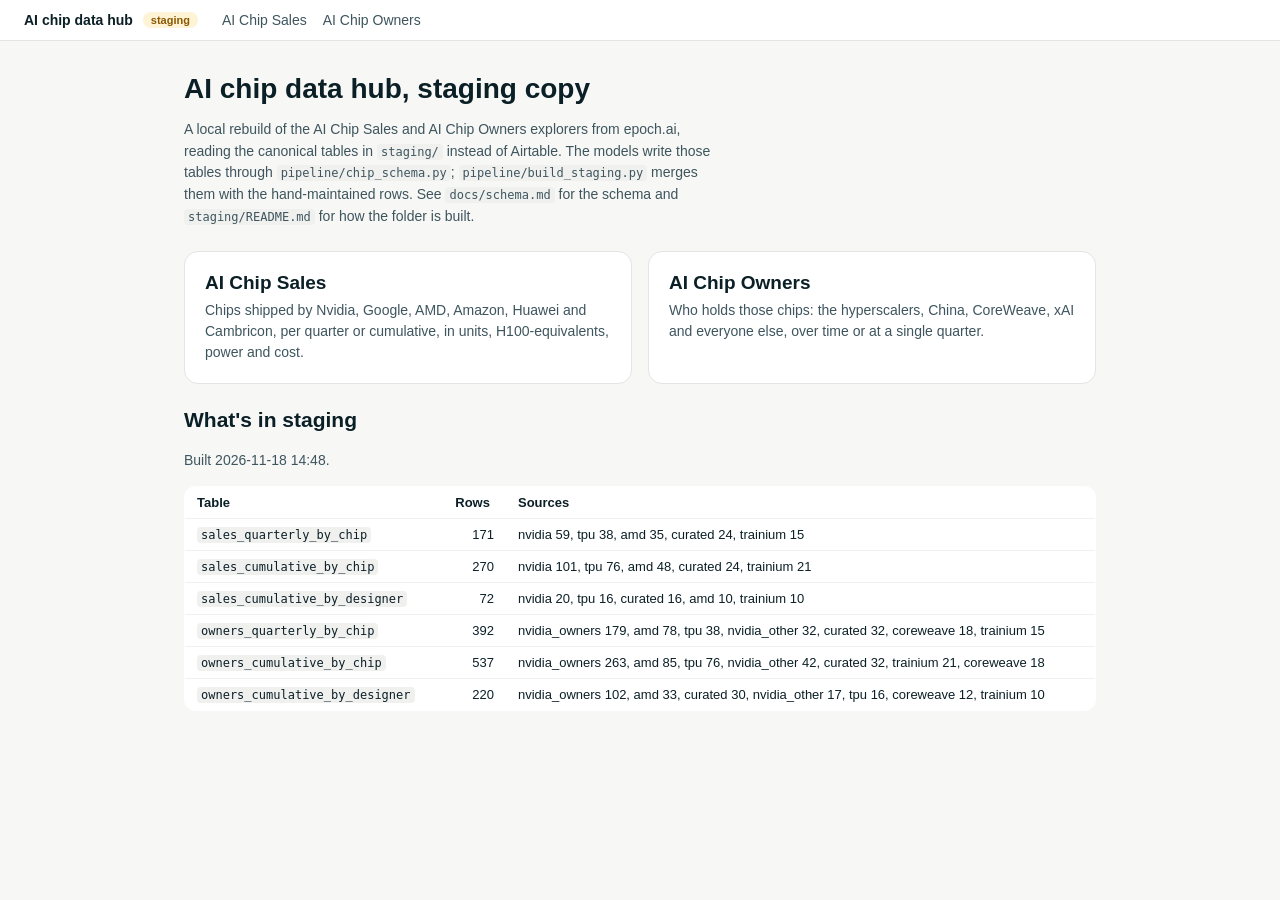
<file: hub/index.html>
<!doctype html>
<html lang="en">
<head>
<meta charset="utf-8">
<meta name="viewport" content="width=device-width, initial-scale=1">
<title>AI Chip Data Hub (staging)</title>
<link rel="stylesheet" href="hub.css">
</head>
<body>
<header class="site">
  <a class="brand" href="index.html">AI chip data hub <span class="badge">staging</span></a>
  <nav><a href="ai-chip-sales.html">AI Chip Sales</a><a href="ai-chip-owners.html">AI Chip Owners</a></nav>
</header>
<main class="landing">
  <h1>AI chip data hub, staging copy</h1>
  <p class="lede">A local rebuild of the AI Chip Sales and AI Chip Owners explorers from epoch.ai, reading the
    canonical tables in <code>staging/</code> instead of Airtable. The models write those tables through
    <code>pipeline/chip_schema.py</code>; <code>pipeline/build_staging.py</code> merges them with the hand-maintained rows. See
    <code>docs/schema.md</code> for the schema and <code>staging/README.md</code> for how the folder is built.</p>
  <div class="cards">
    <a class="card" href="ai-chip-sales.html"><h2>AI Chip Sales</h2><p>Chips shipped by Nvidia, Google, AMD, Amazon, Huawei and Cambricon, per quarter or cumulative, in units, H100-equivalents, power and cost.</p></a>
    <a class="card" href="ai-chip-owners.html"><h2>AI Chip Owners</h2><p>Who holds those chips: the hyperscalers, China, CoreWeave, xAI and everyone else, over time or at a single quarter.</p></a>
  </div>
  <h2>What's in staging</h2>
  <p class="lede" id="generated"></p>
  <table class="manifest"><thead><tr><th>Table</th><th>Rows</th><th>Sources</th></tr></thead><tbody id="manifest"></tbody></table>
</main>
<script>
  fetch('../staging/manifest.json').then((r) => r.json()).then((m) => {
    document.getElementById('generated').textContent = `Built ${m.generated}.`;
    document.getElementById('manifest').innerHTML = Object.entries(m.tables).map(([t, v]) =>
      `<tr><td><code>${t}</code></td><td class="num">${v.rows}</td><td>${Object.entries(v.sources).map(([s, n]) => `${s.split('/').pop()} ${n}`).join(', ')}</td></tr>`).join('');
  }).catch(() => { document.getElementById('generated').textContent = 'Run python3.11 -m pipeline.build_staging, then serve the repo root to see this table.'; });
</script>
</body>
</html>
</file>
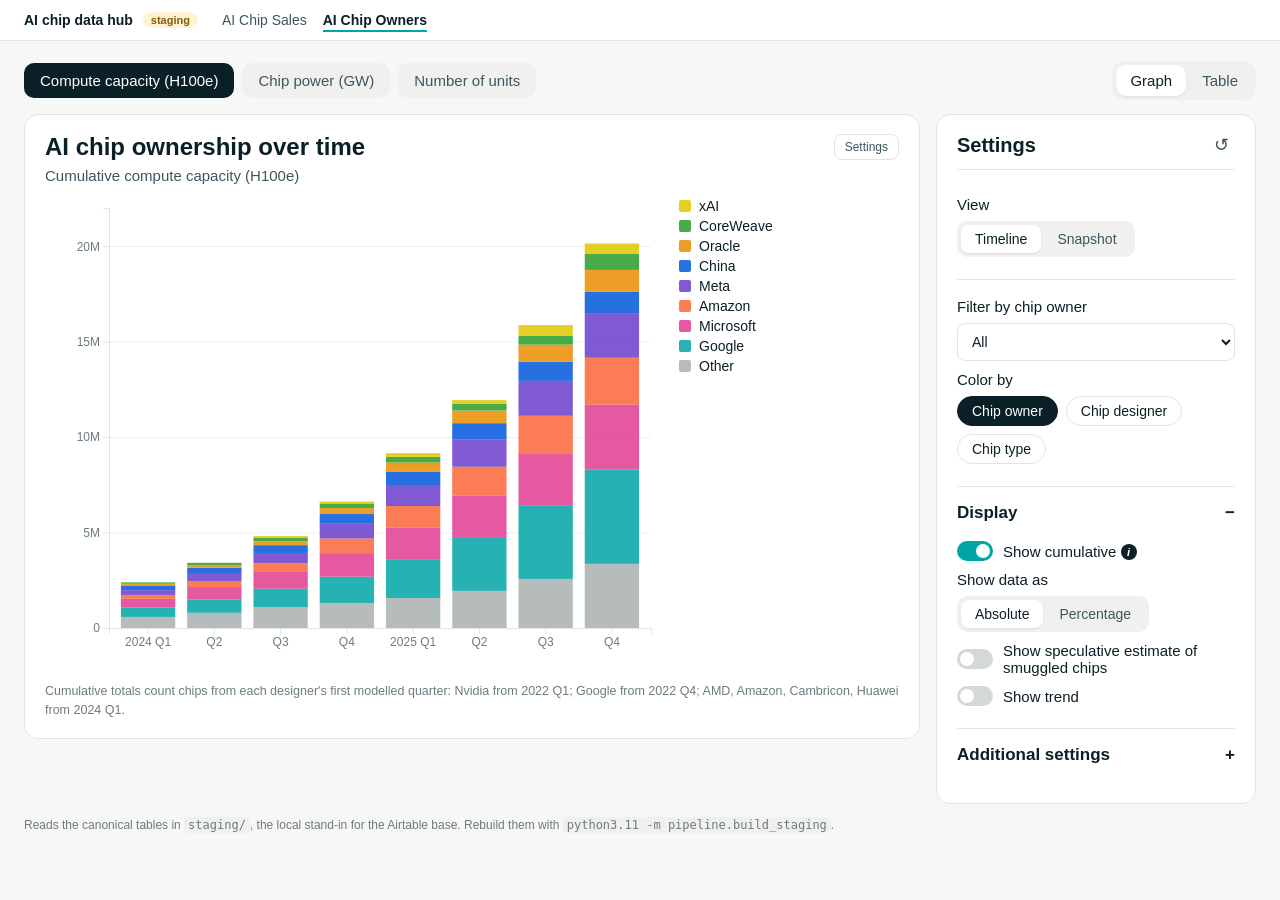
<file: hub/ai-chip-owners.html>
<!doctype html>
<html lang="en">
<head>
<meta charset="utf-8">
<meta name="viewport" content="width=device-width, initial-scale=1">
<title>AI Chip Owners</title>
<link rel="stylesheet" href="hub.css">
<script src="vendor/d3.min.js"></script>
</head>
<body>
<header class="site">
  <a class="brand" href="index.html">AI chip data hub <span class="badge">staging</span></a>
  <nav><a href="ai-chip-sales.html">AI Chip Sales</a><a href="ai-chip-owners.html" class="current">AI Chip Owners</a></nav>
</header>
<main class="explorer">
  <div class="topbar">
    <div class="tabs" role="tablist"></div>
    <div class="view-switch"><button data-view="graph">Graph</button><button data-view="table">Table</button></div>
  </div>
  <div class="panel">
    <div class="content">
      <div class="graph-view">
        <div class="chart-head">
          <h1 class="chart-title">AI Chip Owners</h1>
          <button class="sidebar-toggle" title="Show or hide settings">Settings</button>
        </div>
        <div class="chart-subtitle"></div>
        <div class="chart-row">
          <div class="chart-wrap"><div class="chart"></div></div>
          <div class="legend"></div>
        </div>
        <p class="footnote"></p>
      </div>
      <div class="table-view" hidden></div>
    </div>
    <aside class="sidebar"><div class="settings"></div><div class="inspect" hidden></div></aside>
  </div>
  <p class="source">Reads the canonical tables in <code>staging/</code>, the local stand-in for the Airtable base. Rebuild them with <code>python3.11 -m pipeline.build_staging</code>.</p>
</main>
<script src="core.js"></script>
<script src="owners.js"></script>
</body>
</html>
</file>
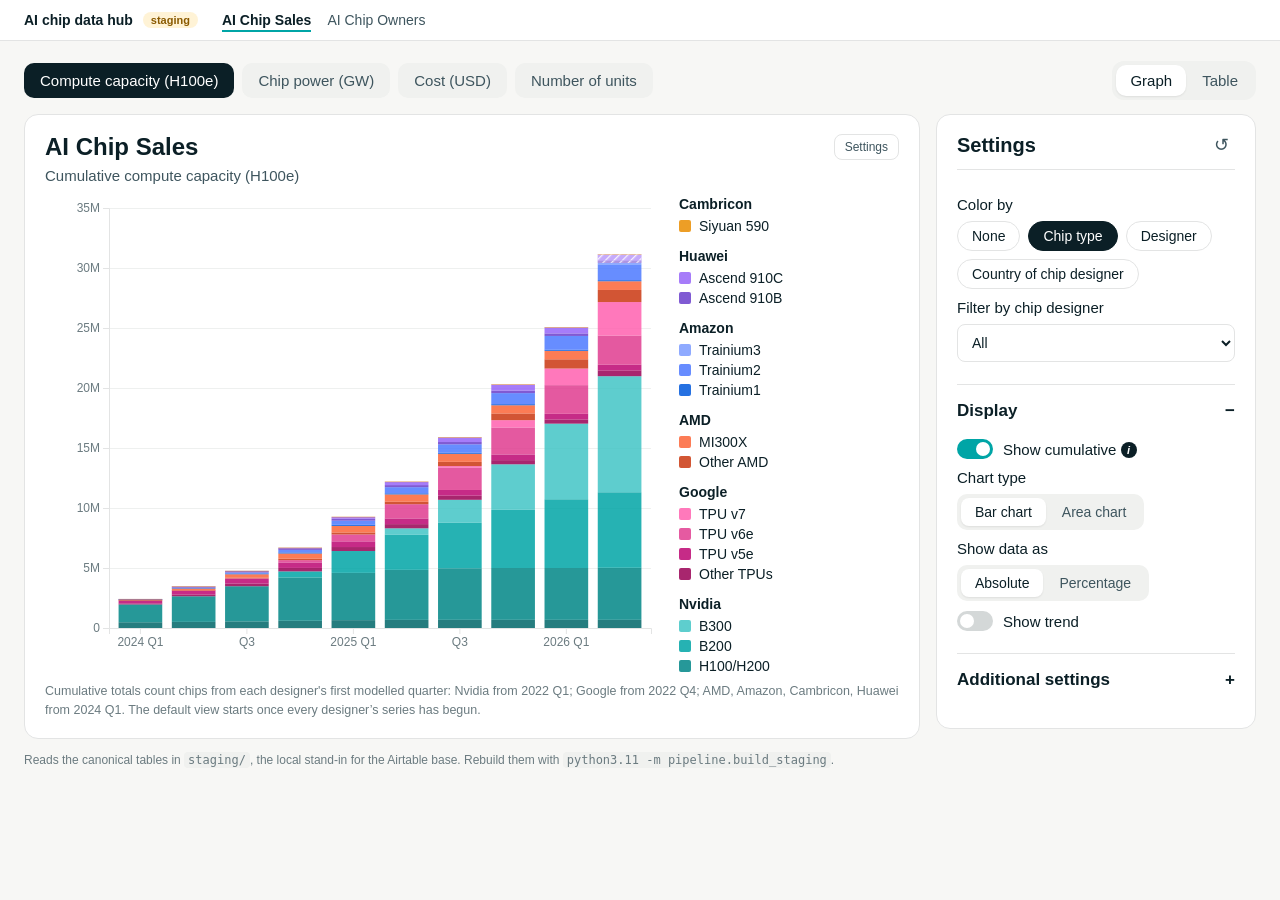
<file: hub/ai-chip-sales.html>
<!doctype html>
<html lang="en">
<head>
<meta charset="utf-8">
<meta name="viewport" content="width=device-width, initial-scale=1">
<title>AI Chip Sales</title>
<link rel="stylesheet" href="hub.css">
<script src="vendor/d3.min.js"></script>
</head>
<body>
<header class="site">
  <a class="brand" href="index.html">AI chip data hub <span class="badge">staging</span></a>
  <nav><a href="ai-chip-sales.html" class="current">AI Chip Sales</a><a href="ai-chip-owners.html">AI Chip Owners</a></nav>
</header>
<main class="explorer">
  <div class="topbar">
    <div class="tabs" role="tablist"></div>
    <div class="view-switch"><button data-view="graph">Graph</button><button data-view="table">Table</button></div>
  </div>
  <div class="panel">
    <div class="content">
      <div class="graph-view">
        <div class="chart-head">
          <h1 class="chart-title">AI Chip Sales</h1>
          <button class="sidebar-toggle" title="Show or hide settings">Settings</button>
        </div>
        <div class="chart-subtitle"></div>
        <div class="chart-row">
          <div class="chart-wrap"><div class="chart"></div></div>
          <div class="legend"></div>
        </div>
        <p class="footnote"></p>
      </div>
      <div class="table-view" hidden></div>
    </div>
    <aside class="sidebar"><div class="settings"></div><div class="inspect" hidden></div></aside>
  </div>
  <p class="source">Reads the canonical tables in <code>staging/</code>, the local stand-in for the Airtable base. Rebuild them with <code>python3.11 -m pipeline.build_staging</code>.</p>
</main>
<script src="core.js"></script>
<script src="sales.js"></script>
</body>
</html>
</file>
<file: hub/hub.css>
/* Styling for the staging copy of the AI chip explorers. Light theme only, to match the site. */
:root {
  --ink: #0b1f26;
  --ink-soft: #3e555e;
  --muted: #6b7b80;
  --line: #e3e4e4;
  --card: #ffffff;
  --ground: #f7f7f5;
  --pill: #f0f1ef;
  --accent: #00a5a6;
  font-family: "Inter", -apple-system, BlinkMacSystemFont, "Segoe UI", Roboto, sans-serif;
  color: var(--ink);
  background: var(--ground);
}
* { box-sizing: border-box; }
body { margin: 0; background: var(--ground); color: var(--ink); font-size: 14px; }
code { font-family: ui-monospace, SFMono-Regular, Menlo, monospace; font-size: 12px; background: var(--pill); padding: 1px 4px; border-radius: 4px; }
[hidden] { display: none !important; }

header.site { display: flex; align-items: center; gap: 24px; padding: 12px 24px; border-bottom: 1px solid var(--line); background: var(--card); }
header.site .brand { font-weight: 600; color: var(--ink); text-decoration: none; }
header.site nav a { margin-right: 16px; color: var(--ink-soft); text-decoration: none; }
header.site nav a.current { color: var(--ink); font-weight: 600; border-bottom: 2px solid var(--accent); padding-bottom: 2px; }
.badge { font-size: 11px; font-weight: 600; background: #fff3d6; color: #8a5a00; border-radius: 999px; padding: 2px 8px; margin-left: 6px; vertical-align: 1px; }

.explorer { max-width: 1440px; margin: 0 auto; padding: 20px 24px 32px; }
.topbar { display: flex; justify-content: space-between; align-items: center; gap: 12px; flex-wrap: wrap; margin-bottom: 14px; }
.tabs, .view-switch { display: flex; gap: 8px; flex-wrap: wrap; }
.tabs button, .view-switch button {
  font: inherit; font-size: 15px; border: 0; border-radius: 10px; padding: 9px 16px; cursor: pointer;
  background: var(--pill); color: var(--ink-soft);
}
.tabs button.active { background: var(--ink); color: #fff; }
.view-switch { background: var(--pill); padding: 4px; border-radius: 12px; gap: 2px; }
.view-switch button { background: transparent; padding: 7px 14px; }
.view-switch button.active { background: var(--card); color: var(--ink); box-shadow: 0 1px 2px rgba(0,0,0,.08); }

.panel { display: grid; grid-template-columns: minmax(0, 1fr) 320px; gap: 16px; align-items: start; }
.explorer.sidebar-hidden .panel { grid-template-columns: minmax(0, 1fr); }
.explorer.sidebar-hidden .sidebar { display: none; }
.content { background: var(--card); border: 1px solid var(--line); border-radius: 14px; padding: 18px 20px; min-width: 0; }

.chart-head { display: flex; justify-content: space-between; align-items: center; }
.chart-title { font-size: 24px; margin: 0; font-weight: 600; }
.sidebar-toggle { font: inherit; font-size: 12px; border: 1px solid var(--line); background: var(--card); border-radius: 8px; padding: 5px 10px; cursor: pointer; color: var(--ink-soft); }
.chart-subtitle { color: var(--ink-soft); font-size: 15px; margin: 6px 0 8px; font-weight: 500; cursor: help; }
.chart-row { display: flex; gap: 12px; align-items: flex-start; }
.chart-wrap { position: relative; flex: 1; min-width: 0; }
.chart { height: 480px; }
.legend { width: 220px; flex: none; max-height: 480px; overflow-y: auto; padding-top: 4px; }
.legend-group { margin-bottom: 12px; }
.legend-header { font-weight: 600; margin-bottom: 4px; }
.legend-item { display: flex; align-items: center; gap: 8px; padding: 2px 0; color: var(--ink); }
.legend-incomplete { border-top: 1px solid var(--line); padding-top: 8px; margin-top: 4px; }
.swatch { width: 12px; height: 12px; border-radius: 2px; flex: none; display: inline-block; opacity: .85; }
.swatch.hatch { background: repeating-linear-gradient(45deg, #d6d9d9 0 2px, #f4f5f5 2px 5px); border: 1px solid #aab1b1; opacity: 1; }
.footnote { color: var(--muted); font-size: 12.5px; margin: 10px 0 0; line-height: 1.5; }
.empty { color: var(--muted); padding: 40px; text-align: center; }

.chart-svg { display: block; }
.chart-svg .axis text { fill: var(--muted); font-size: 12px; }
.chart-svg .axis path, .chart-svg .axis line { stroke: var(--line); }
.chart-svg .grid line { stroke: #eef0ef; }
.chart-svg .grid path { display: none; }
.chart-svg .trend { fill: none; stroke: #3e555e; stroke-width: 2; }
.chart-svg .trend.projected { stroke-dasharray: 5 4; }
.chart-svg .projection-bg { fill: #f3f4f2; }
.chart-svg .hover-col { fill: rgba(11, 31, 38, 0.05); pointer-events: none; }

.tooltip { position: absolute; z-index: 5; background: var(--card); border: 1px solid var(--line); border-radius: 10px; padding: 10px 12px;
  box-shadow: 0 6px 24px rgba(0,0,0,.12); pointer-events: none; font-size: 12.5px; min-width: 200px; max-width: 360px; }
.tooltip .tip-head { font-weight: 600; margin-bottom: 6px; }
.tooltip table { border-collapse: collapse; width: 100%; }
.tooltip td { padding: 2px 0; vertical-align: top; }
.tooltip td:first-child { padding-right: 12px; }
.tooltip td:last-child { text-align: right; white-space: nowrap; font-variant-numeric: tabular-nums; }
.tooltip td .swatch { margin-right: 6px; vertical-align: -1px; }
.tooltip tr.total td { border-top: 1px solid var(--line); padding-top: 4px; font-weight: 600; }
.tooltip .ci { color: var(--muted); }
.tooltip .tip-note { color: var(--muted); margin-top: 6px; font-size: 11.5px; }

.sidebar { background: var(--card); border: 1px solid var(--line); border-radius: 14px; padding: 18px 20px; position: sticky; top: 16px; }
.sidebar-head { display: flex; justify-content: space-between; align-items: center; border-bottom: 1px solid var(--line); padding-bottom: 12px; margin-bottom: 8px; }
.sidebar-head h2 { font-size: 20px; margin: 0; font-weight: 600; }
.sidebar-head .reset { border: 0; background: none; font-size: 18px; cursor: pointer; color: var(--ink-soft); }
.sidebar-group { border-bottom: 1px solid var(--line); padding: 8px 0 12px; }
.sidebar-group:last-child { border-bottom: 0; }
.sidebar-group.closed .control { display: none; }
.group-title { display: flex; justify-content: space-between; width: 100%; border: 0; background: none; font: inherit; font-size: 17px; font-weight: 600; padding: 8px 0; cursor: pointer; color: var(--ink); }
.control { margin: 10px 0; }
.control.disabled { opacity: .45; }
.control-title { font-weight: 500; margin-bottom: 8px; font-size: 15px; }
.chips, .pills { display: flex; flex-wrap: wrap; gap: 8px; }
.chips button { font: inherit; font-size: 14px; border: 1px solid var(--line); background: var(--card); border-radius: 999px; padding: 6px 14px; cursor: pointer; color: var(--ink); }
.chips button.active { background: var(--ink); color: #fff; border-color: var(--ink); }
.pills { background: var(--pill); border-radius: 10px; padding: 4px; display: inline-flex; gap: 2px; }
.pills button { font: inherit; font-size: 14px; border: 0; background: transparent; border-radius: 8px; padding: 6px 14px; cursor: pointer; color: var(--ink-soft); }
.pills button.active { background: var(--card); color: var(--ink); box-shadow: 0 1px 2px rgba(0,0,0,.08); }
button:disabled { cursor: not-allowed; opacity: .5; }
select { font: inherit; width: 100%; padding: 9px 10px; border: 1px solid var(--line); border-radius: 8px; background: var(--card); color: var(--ink); }
input[type=range] { width: 100%; accent-color: var(--accent); }
.toggle { display: flex; align-items: center; gap: 10px; cursor: pointer; font-size: 15px; }
.toggle input { display: none; }
.toggle .slider { width: 36px; height: 20px; border-radius: 999px; background: #d4d8d8; position: relative; flex: none; transition: background .15s; }
.toggle .slider::after { content: ""; position: absolute; top: 3px; left: 3px; width: 14px; height: 14px; border-radius: 50%; background: #fff; transition: left .15s; }
.toggle input:checked + .slider { background: var(--accent); }
.toggle input:checked + .slider::after { left: 19px; }
.info { display: inline-flex; width: 16px; height: 16px; border-radius: 50%; background: var(--ink); color: #fff; font-size: 11px; align-items: center; justify-content: center; font-style: italic; font-weight: 700; cursor: help; vertical-align: 1px; }

.table-tools { display: flex; gap: 12px; align-items: center; margin-bottom: 10px; }
.table-tools input { font: inherit; padding: 8px 10px; border: 1px solid var(--line); border-radius: 8px; width: 280px; }
.table-tools .count { color: var(--muted); }
.table-tools .download { margin-left: auto; color: var(--accent); }
.table-note { color: var(--muted); margin: 0 0 10px; }
.table-scroll { overflow: auto; max-height: 70vh; border: 1px solid var(--line); border-radius: 10px; }
.data-table { border-collapse: collapse; font-size: 12.5px; white-space: nowrap; }
.data-table th { position: sticky; top: 0; background: #fafaf9; text-align: left; padding: 8px 10px; border-bottom: 1px solid var(--line); cursor: pointer; font-weight: 600; }
.data-table td { padding: 6px 10px; border-bottom: 1px solid #f0f1ef; }
.data-table td.num { text-align: right; font-variant-numeric: tabular-nums; }
.source { color: var(--muted); font-size: 12px; margin-top: 14px; }

/* Landing page */
.landing { max-width: 960px; margin: 0 auto; padding: 32px 24px; }
.landing h1 { font-size: 28px; margin: 0 0 8px; }
.landing .lede { color: var(--ink-soft); max-width: 70ch; line-height: 1.55; }
.cards { display: grid; grid-template-columns: repeat(auto-fit, minmax(280px, 1fr)); gap: 16px; margin: 24px 0; }
.card { background: var(--card); border: 1px solid var(--line); border-radius: 14px; padding: 20px; text-decoration: none; color: var(--ink); display: block; }
.card:hover { border-color: var(--accent); }
.card h2 { margin: 0 0 6px; font-size: 19px; }
.card p { margin: 0; color: var(--ink-soft); line-height: 1.5; }
.manifest { width: 100%; border-collapse: collapse; background: var(--card); border: 1px solid var(--line); border-radius: 12px; overflow: hidden; }
.manifest th, .manifest td { text-align: left; padding: 8px 12px; border-bottom: 1px solid #f0f1ef; font-size: 13px; }
.manifest td.num { text-align: right; font-variant-numeric: tabular-nums; }

@media (max-width: 900px) {
  .panel { grid-template-columns: 1fr; }
  .sidebar { position: static; }
  .chart-row { flex-direction: column; }
  .legend { width: 100%; max-height: none; display: flex; flex-wrap: wrap; gap: 4px 16px; }
  .chart { height: 380px; }
}

/* Table view: inspect panel */
.checks { list-style: none; padding: 0; margin: 0; }
.checks li { margin: 4px 0; padding-left: 18px; position: relative; font-size: 13px; }
.checks li::before { position: absolute; left: 0; }
/* check-* rather than ok/warn/info: .info is the tooltip icon class above. */
.checks .check-ok::before { content: "✓"; color: #1f7a3a; }
.checks .check-warn { color: #c43d2b; } .checks .check-warn::before { content: "!"; font-weight: 700; }
.checks .check-info { color: var(--ink-soft); } .checks .check-info::before { content: "·"; font-weight: 700; }
.hint { color: var(--muted); font-size: 12px; font-weight: 400; margin-left: 6px; }
.col-presets { margin-bottom: 8px; }
.col-presets button { font-size: 12.5px; padding: 4px 10px; }
.col-list { max-height: 52vh; overflow-y: auto; margin: 0 -4px; }
.col-row { display: flex; gap: 8px; align-items: flex-start; padding: 5px 4px; border-bottom: 1px solid #f0f1ef; cursor: pointer; font-size: 13px; }
.col-row:hover { background: #f6f8f8; }
.col-row input { margin-top: 3px; accent-color: var(--accent); }
.col-row b { font-weight: 500; display: block; }
.col-meta { display: block; color: var(--muted); font-size: 11.5px; }
.col-meta.blank { color: #c43d2b; }
.data-table tr.inc td { color: #8a6d1a; }
.data-table td.empty { background: #fff4f2; }
</file>
